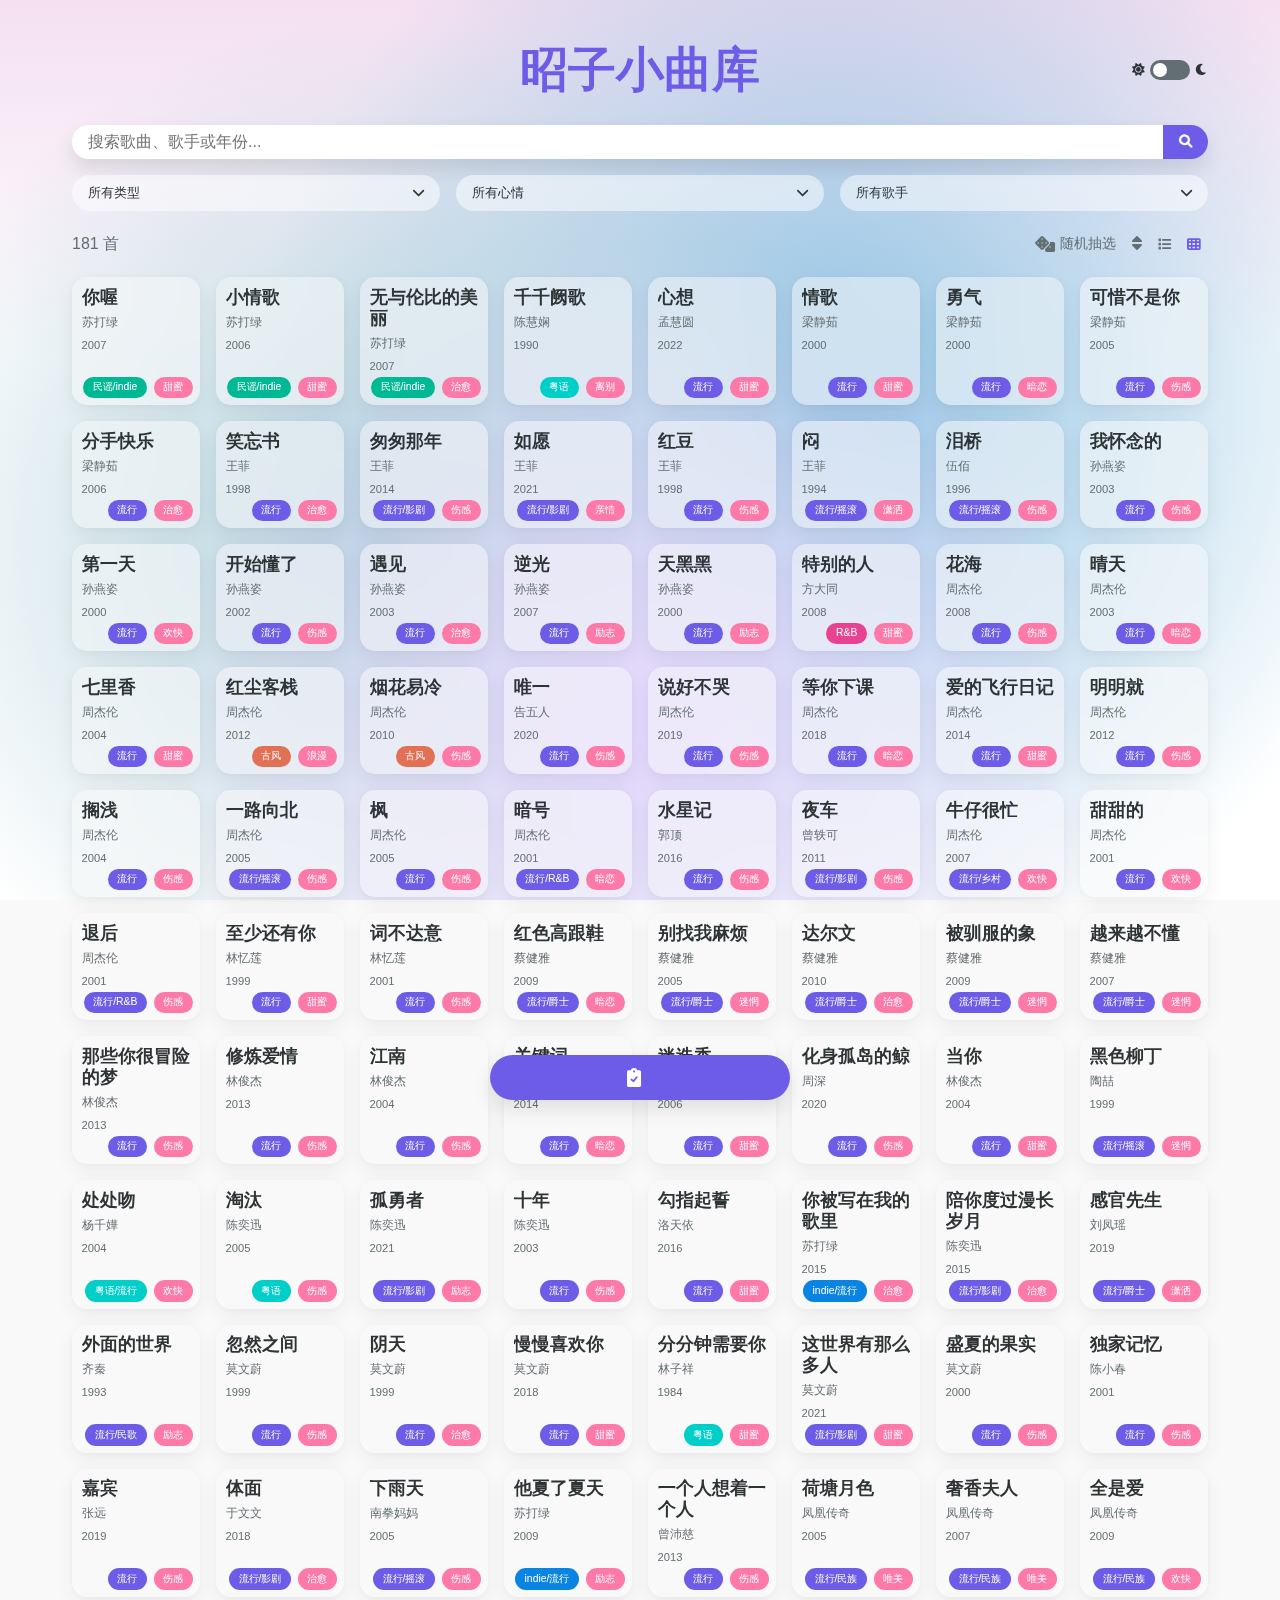
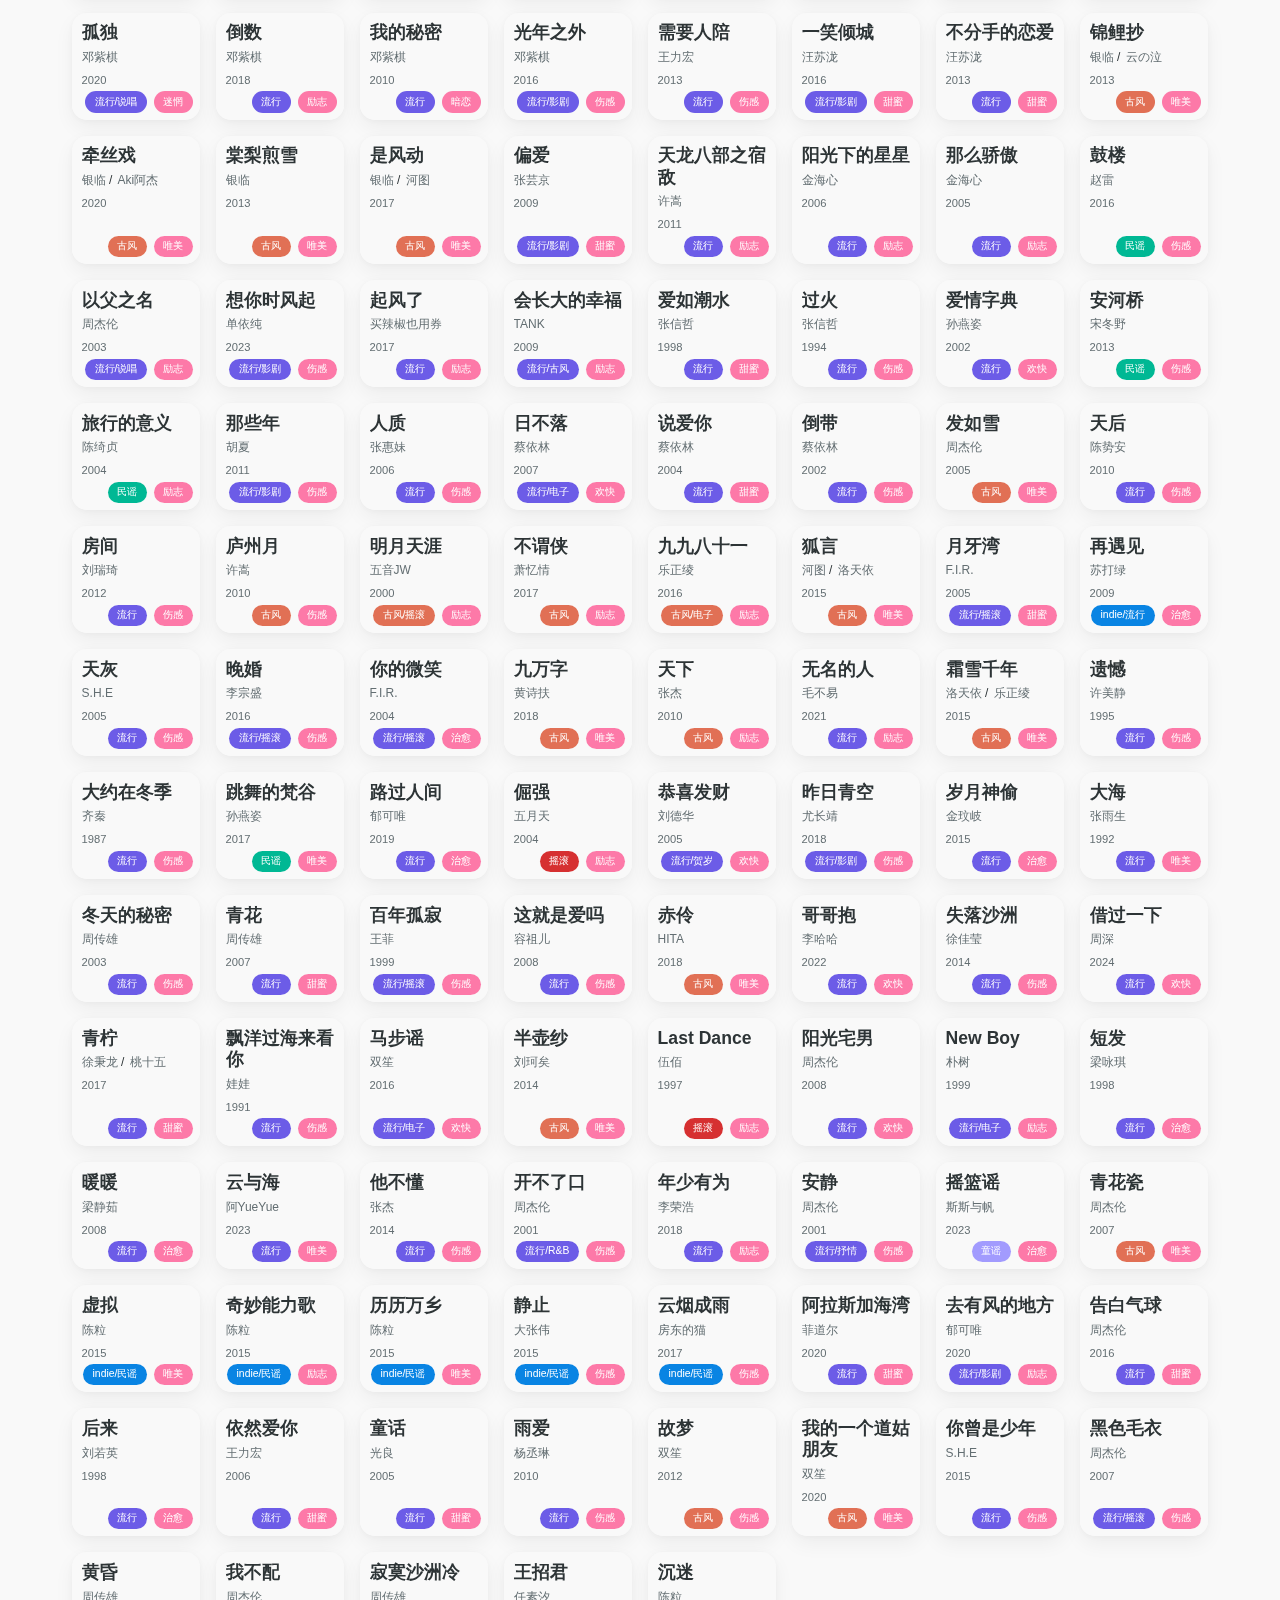
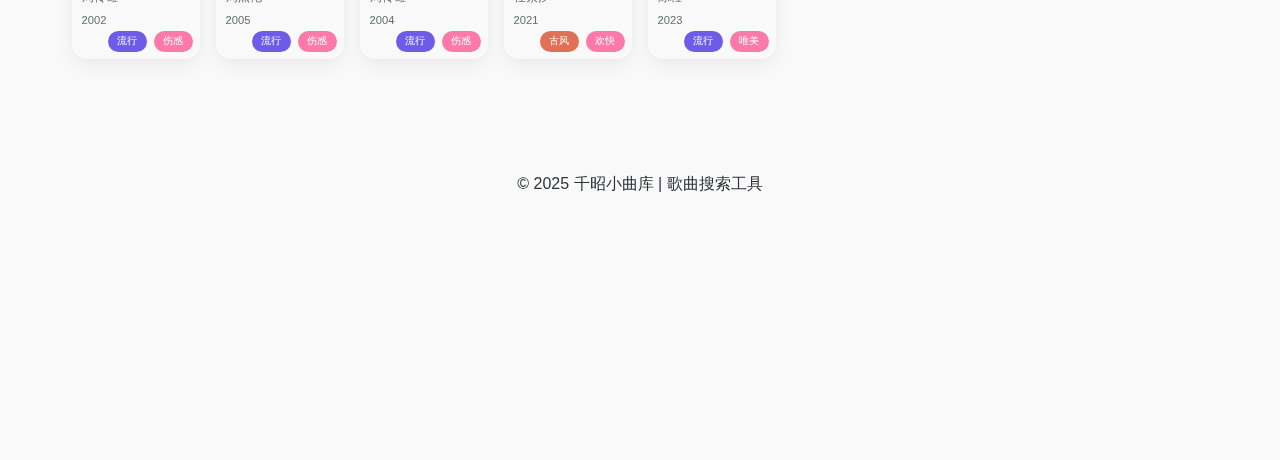
<file: index.html>
<!DOCTYPE html>
<html lang="zh">
<head>
    <meta charset="UTF-8">
    <meta name="viewport" content="width=device-width, initial-scale=1.0">
    <title>昭子小曲库</title>
    <link rel="stylesheet" href="styles.css">
    <link rel="stylesheet" href="https://cdnjs.cloudflare.com/ajax/libs/font-awesome/6.0.0-beta3/css/all.min.css">
</head>
<body>
    <div class="container">
        <header>
            <h1>昭子小曲库</h1>
            <div class="theme-switch-container">
                <i class="fas fa-sun theme-icon"></i>
                <label class="theme-switch">
                    <input type="checkbox" id="themeToggle">
                    <span class="slider"></span>
                </label>
                <i class="fas fa-moon theme-icon"></i>
            </div>
        </header>
        
        <div class="search-container">
            <div class="search-box">
                <input type="text" id="searchInput" placeholder="搜索歌曲、歌手或年份...">
                <button id="searchButton"><i class="fas fa-search"></i></button>
            </div>
            
            <div class="filter-options">
                <select id="filterType">
                    <option value="all">所有类型</option>
                    <!-- Will be populated by JavaScript -->
                </select>
                <select id="filterMood">
                    <option value="all">所有心情</option>
                    <!-- Will be populated by JavaScript -->
                </select>
                <select id="filterArtist">
                    <option value="all">所有歌手</option>
                    <!-- Will be populated by JavaScript -->
                </select>
            </div>
        </div>
        
        <div class="results-info">
            <div class="results-count-container">
                <p id="resultsCount">显示全部歌曲</p>
                <button id="clearFilters" class="clear-filters-btn hidden">
                    <i class="fas fa-times-circle"></i> 清除筛选
                </button>
            </div>
            <div class="view-controls">
                <div class="view-toggle">
                    <button id="randomButton" class="random-button" title="随机抽选一首">
                        <i class="fas fa-dice"></i>
                        <span>随机抽选</span>
                    </button>
                    <button id="sortButton" class="sort-button">
                        <i class="fas fa-sort"></i>
                    </button>
                    <button id="listView" class="active"><i class="fas fa-list"></i></button>
                    <button id="gridView"><i class="fas fa-th"></i></button>
                </div>
                <!-- 原主题切换组件已移除 -->
            </div>
        </div>
        
        <div id="randomSongContainer" class="random-song-container hidden">
            <!-- Random song will be displayed here -->
        </div>
        
        <div id="songContainer" class="list-view">
            <!-- Songs will be displayed here -->
        </div>
        
        <div id="noResults" class="hidden">
            <i class="fas fa-music"></i>
            <p>没有找到符合条件的歌曲</p>
        </div>
    </div>

    <!-- Add sort popup container -->
    <div id="sortPopup" class="sort-popup">
        <div class="sort-popup-header">排序方式</div>
        <div class="sort-popup-options">
            <div class="sort-popup-option" data-sort="default">
                <i class="fas fa-sort"></i>
                <span>默认顺序</span>
            </div>
            <div class="sort-popup-option" data-sort="title-asc">
                <i class="fas fa-sort-alpha-down"></i>
                <span>歌名 (A-Z)</span>
            </div>
            <div class="sort-popup-option" data-sort="title-desc">
                <i class="fas fa-sort-alpha-down-alt"></i>
                <span>歌名 (Z-A)</span>
            </div>
            <div class="sort-popup-option" data-sort="artist-asc">
                <i class="fas fa-sort-alpha-down"></i>
                <span>歌手 (A-Z)</span>
            </div>
            <div class="sort-popup-option" data-sort="artist-desc">
                <i class="fas fa-sort-alpha-down-alt"></i>
                <span>歌手 (Z-A)</span>
            </div>
            <div class="sort-popup-option" data-sort="year-desc">
                <i class="fas fa-sort-numeric-down-alt"></i>
                <span>年份 (最新)</span>
            </div>
            <div class="sort-popup-option" data-sort="year-asc">
                <i class="fas fa-sort-numeric-down"></i>
                <span>年份 (最早)</span>
            </div>
        </div>
    </div>

    <!-- Add notification container -->
    <div id="copyNotification" class="copy-notification">
        <i class="fas fa-clipboard-check"></i>
        <span id="copiedTextDisplay"></span>
    </div>

    <footer>
        <p>© 2025 千昭小曲库 | 歌曲搜索工具</p>
    </footer>
    
    <script src="script.js"></script>
</body>
</html>
</file>
<file: styles.css>
:root {
    /* Light theme (default) */
    --primary-color: #6c5ce7;
    --secondary-color: #a29bfe;
    --text-color: #2d3436;
    --light-text: #636e72;
    --background-color: #f9f9f9;
    --card-bg: #ffffff;
    --card-bg-menu: #f9f9f900;
    --accent-color: #fd79a8;
    --shadow: 0 10px 20px rgba(0, 0, 0, 0.1);
    --shadow-color: -5px -5px 15px 0px #f2b5d422, 5px 5px 15px 0px #7bdef222;
    --transition: all 0.3s ease;
    --primary-color-rgb: 108, 92, 231;
    --background: 
        linear-gradient(135deg, rgba(108, 92, 231, 0.2) 0%, rgba(253, 121, 168, 0.2) 100%),
        radial-gradient(circle at top left, rgba(162, 155, 254, 0.25) 0%, transparent 70%),
        radial-gradient(circle at bottom right, rgba(253, 121, 168, 0.25) 0%, transparent 70%),
        var(--background-color);
    --background-spring: 
        radial-gradient(circle at 50% 80%, #e6d8fd 0%, transparent 50%),
        radial-gradient(circle at 30% 60%, #afcfdb 0%, transparent 50%),
        radial-gradient(circle at 65% 45%, #65acd8bd 0%, transparent 60%),
        linear-gradient(0deg, #ffffff 60%, #f2d5eeb4 100%),
        var(--background-color);
}

/* Dark theme */
[data-theme="dark"] {
    --primary-color: #9f94ff;
    --secondary-color: #b4aeff;
    --text-color: #f1f1f1;
    --light-text: #b3b3b3;
    --background-color: #1a1a2e;
    --card-bg: #252541;
    --card-bg-menu: #1a1a2eb3;
    --accent-color: #ff79ac;
    --shadow: 0 10px 20px rgba(0, 0, 0, 0.3);
    --primary-color-rgb: 159, 148, 255;
    --background: 
        linear-gradient(135deg, rgba(159, 148, 255, 0.3) 0%, rgba(255, 121, 172, 0.25) 100%),
        radial-gradient(circle at top right, rgba(180, 174, 255, 0.35) 0%, transparent 80%),
        radial-gradient(circle at bottom left, rgba(255, 121, 172, 0.3) 0%, transparent 80%),
        var(--background-color);
    --background-spring: 
        radial-gradient(circle at 50% 80%, #9e7ca294 0%, transparent 60%),
        radial-gradient(circle at 30% 60%, #515ad874 0%, transparent 50%),
        radial-gradient(circle at 60% 50%, #a6597db4 0%, transparent 70%),
        linear-gradient(0deg, #412242 30%, #5a527c 100%),
        var(--background-color);
}

/* Apply dark theme automatically if system preference is dark */
@media (prefers-color-scheme: dark) {
    :root:not([data-theme="light"]) {
        --primary-color: #9f94ff;
        --secondary-color: #b4aeff;
        --text-color: #f1f1f1;
        --light-text: #b3b3b3;
        --background-color: #1a1a2e;
        --card-bg: #252541;
        --accent-color: #ff79ac;
        --shadow: 0 10px 20px rgba(0, 0, 0, 0.3);
    }
}

* {
    margin: 0;
    padding: 0;
    box-sizing: border-box;
}

body {
    font-family: 'Segoe UI', Tahoma, Geneva, Verdana, sans-serif;
    color: var(--text-color);
    line-height: 1.6;
    transition: background-color 0.3s ease, color 0.3s ease;
    background: var(--background-color);
    background-attachment: fixed;
    background-size: cover; /* 改用 cover 而不是 100vw 100vh */
    background-repeat: no-repeat; /* 防止背景重复 */
    min-height: 100lvh; /* 确保至少占满整个视口高度 */
}

body::before {
    content: "";
    position: fixed;
    top: 0;
    left: 0;
    right: 0;
    bottom: 0; /* 使用 bottom 代替 height 以確保完全覆蓋 */
    width: 100%;
    height: 100%;
    z-index: -1;
    transition: background-color 0.3s ease, color 0.3s ease;
    background: var(--background-spring);
    background-size: cover; /* 使用 cover 而不是 100% 100% */
}

/* Dark theme background */
[data-theme="dark"] body {
    transition: background-color 0.3s ease, color 0.3s ease;
}

[data-theme="dark"] body::before {
    transition: background-color 0.3s ease, color 0.3s ease;
    background: var(--background-spring);
    background-size: cover; /* 使用 cover 而不是 100% 100% */
}

.container {
    max-width: 1200px;
    margin: 0 auto;
    padding: 2rem;
}

header {
    display: flex;
    justify-content: center; /* 改为居中对齐 */
    position: relative; /* 添加相对定位，允许绝对定位子元素 */
    margin-bottom: 1rem;
    animation: fadeIn 1s ease-out;
}

.header-content {
    text-align: left; /* 改为左对齐 */
}

header h1 {
    font-size: 3rem;
    color: var(--primary-color);
    margin-bottom: 0rem;
    font-weight: 700;
    text-align: center; /* 标题文本居中 */
}

header p {
    color: var(--light-text);
    font-size: 1.2rem;
}

.search-container {
    margin-bottom: 1rem;
}

.search-box {
    position: relative;
    display: flex;
    margin-bottom: 1rem;
    box-shadow: var(--shadow);
    border-radius: 50px;
    overflow: hidden;
}

.search-box input {
    flex: 1;
    padding: .5rem 1rem;
    border: none;
    outline: none;
    font-size: 1rem;
}

.search-box button {
    background-color: var(--primary-color);
    color: white;
    border: none;
    padding: 0 1rem;
    cursor: pointer;
    transition: var(--transition);
}

.search-box button:hover {
    background-color: var(--secondary-color);
}

.filter-options {
    display: flex;
    gap: 1rem;
    flex-wrap: wrap;
    font-size: 0.8rem;
}

.filter-options select {
    padding: 0.5rem .5rem;
    border: 0px solid #ddd;
    border-radius: 25px;
    outline: none;
    cursor: pointer;
    flex: 1;
    min-width: 100px;
    transition: var(--transition);
    background-color: rgba(255, 255, 255, 0.5);

    /* Add styling for custom dropdown arrow */
    padding-right: 30px; /* Increase right padding to make room for arrow */
    appearance: none; /* Remove default arrow */
    -webkit-appearance: none; /* For Safari */
    -moz-appearance: none; /* For Firefox */
    background-image: url("data:image/svg+xml;charset=UTF-8,%3csvg xmlns='http://www.w3.org/2000/svg' viewBox='0 0 24 24' fill='none' stroke='%23636e72' stroke-width='2' stroke-linecap='round' stroke-linejoin='round'%3e%3cpolyline points='6 9 12 15 18 9'%3e%3c/polyline%3e%3c/svg%3e");
    background-repeat: no-repeat;
    background-position: right 10px center; /* Position arrow 10px from right edge */
    background-size: 14px; /* Size of the arrow */
}

/* Add highlight for the sort dropdown when active */
#sortOptions {
    background-color: var(--background-color);
}

#sortOptions option[value="default"] {
    font-weight: normal;
}

/* Add special styling for the currently active sort option */
.sort-active {
    background-color: var(--primary-color);
    color: white;
}

/* Fix dropdown arrow appearance in different theme */
[data-theme="dark"] .filter-options select {
    background-color: var(--card-bg-menu);
    color: var(--text-color);
    border-color: var(--light-text);
    background-image: url("data:image/svg+xml;charset=UTF-8,%3csvg xmlns='http://www.w3.org/2000/svg' viewBox='0 0 24 24' fill='none' stroke='%23b3b3b3' stroke-width='2' stroke-linecap='round' stroke-linejoin='round'%3e%3cpolyline points='6 9 12 15 18 9'%3e%3c/polyline%3e%3c/svg%3e");
}

.results-info {
    display: flex;
    justify-content: space-between;
    align-items: center;
    margin-bottom: 1rem;
    color: var(--light-text);
}

.results-count-container {
    display: flex;
    align-items: center;
    gap: 0.8rem;
}

.clear-filters-btn {
    background-color: var(--accent-color);
    color: white;
    border: none;
    border-radius: 15px;
    padding: 0.3rem 0.8rem;
    font-size: 0.8rem;
    cursor: pointer;
    display: flex;
    align-items: center;
    gap: 0.4rem;
    transition: var(--transition);
}

.clear-filters-btn:hover {
    background-color: var(--primary-color);
    transform: scale(1.05);
}

.clear-filters-btn i {
    font-size: 0.7rem;
}

/* Added to group view toggle and theme switch together */
.view-controls {
    display: flex;
    align-items: center;
    gap: 1.5rem;
}

.view-toggle {
    display: flex;
}

.view-toggle button {
    background: none;
    border: none;
    cursor: pointer;
    padding: 0.5rem;
    color: var(--light-text);
    transition: var(--transition);
}

.view-toggle button.active {
    color: var(--primary-color);
}

/* Grid view */
.grid-view {
    display: grid;
    grid-template-columns: repeat(auto-fill, minmax(120px, 1fr));
    gap: 1rem;
    margin-bottom: 2rem;
}

.song-card {
    background-color: rgba(249, 249, 249, 0.5); /* Light theme semi-transparent background - closer to background color */
    backdrop-filter: blur(40px);
    -webkit-backdrop-filter: none;
    border-radius: 15px;
    overflow: hidden;
    box-shadow: 0 8px 20px rgba(0, 0, 0, 0.05), 0 1px 8px rgba(0, 0, 0, 0.04);
    transition: var(--transition);
    position: relative;
    cursor: pointer;
    border: 0px solid rgba(255, 255, 255, 0.1);
    display: flex;
    flex-direction: column;
}

.song-card:hover {
    transform: translateY(-5px);
    box-shadow: 0 15px 30px rgba(0, 0, 0, 0.08), 0 5px 15px rgba(0, 0, 0, 0.06);
    background-color: rgba(249, 249, 249, 0.8); /* Slightly less transparent on hover */
}

/* Dark theme card styles */
[data-theme="dark"] .song-card {
    background-color: rgba(26, 26, 46, 0.5); /* Dark theme semi-transparent background - closer to background color */
    box-shadow: 0 8px 20px rgba(0, 0, 0, 0.14), 0 1px 8px rgba(0, 0, 0, 0.1);
    border: 0px solid rgba(255, 255, 255, 0.05);
}

[data-theme="dark"] .song-card:hover {
    background-color: rgba(26, 26, 46, 0.7); /* Slightly less transparent on hover */
    box-shadow: 0 15px 30px rgba(0, 0, 0, 0.2), 0 5px 15px rgba(0, 0, 0, 0.12);
}

/* Grid-specific card styles */
.grid-view .song-card {
    display: flex;
    flex-direction: column;
    position: relative; /* Ensure relative positioning for absolute children */
    padding-bottom: 20px; /* Space for the tags */
}

.grid-view .card-image {
    height: 0px; /* Reduced from 60px to 10px */
    /* Remove display flex, align-items, justify-content since we won't have an icon */
}

.grid-view .card-content {
    padding: 0.6rem;
    flex: 1;
}

.grid-view .song-title {
    font-size: 0.9rem;
    margin-bottom: 0.3rem;
    /* Cross-browser text truncation */
    display: -webkit-box;
    line-clamp: 2;
    -webkit-line-clamp: 2;
    -webkit-box-orient: vertical;
    overflow: hidden;
    text-overflow: ellipsis;
    line-height: 1.2;
    max-height: 2.4em; /* fallback for non-webkit browsers */
}

.grid-view .song-artist {
    font-size: 0.75rem;
    margin-bottom: 0.3rem;
    white-space: nowrap;
    overflow: hidden;
    text-overflow: ellipsis;
}

.grid-view .song-details {
    font-size: 0.7rem;
}

/* Simplified badge styling for grid view */
.grid-view .song-card .song-genre,
.grid-view .song-card .song-mood.grid-badge {
    position: absolute;
    right: 7px;
    color: white;
    padding: 0.15rem 0.6rem;
    border-radius: 20px;
    font-size: 0.65rem;
    white-space: nowrap;
    overflow: hidden;
    text-overflow: ellipsis;
    z-index: 5;
}

/* Position genre tag at bottom right */
.grid-view .song-card .song-genre {
    right: 53px;
    bottom: 7px;
    max-width: 80%;
}

/* Position mood tag above genre tag */
.grid-view .song-card .song-mood.grid-badge {
    bottom: 7px; /* Position above genre tag */
    background-color: var(--accent-color);
    max-width: 80%;
}

/* Hide the mood in the details section since we show it as a badge */
.grid-view .song-details .song-mood {
    display: none;
}

/* Mobile responsiveness - simplified */
@media (max-width: 480px) {
    .grid-view .song-card {
        padding-bottom: 20px; /* Slightly less padding on mobile */
    }
    
    .grid-view .song-card .song-genre,
    .grid-view .song-card .song-mood.grid-badge {
        font-size: 0.55rem;
        padding: 0.1rem 0.3rem;
        right: 4px;
        max-width: 75%;
    }
    
    .grid-view .song-card .song-genre {
        bottom: 4px;
    }
    
    .grid-view .song-card .song-mood.grid-badge {
        bottom: 25px; /* Less space on mobile */
    }
}

/* Common card elements */
.song-card .card-image {
    background-color: transparent; /* Changed from var(--secondary-color) */
    display: flex;
    align-items: center;
    justify-content: center;
    color: var(--text-color); /* Default color */
}

.song-card .card-image i {
    font-size: 2.2rem; /* Make the music icon larger */
    transition: var(--transition);
}

/* Remove genre-specific styles */
.song-card .song-genre {
    color: white;
    padding: 0.2rem 0.8rem;
    border-radius: 20px;
    font-size: 0.7rem;
    position: absolute;
    bottom: 10px; /* Position at bottom */
    right: 10px; /* Position at right */
    z-index: 5; /* Ensure it appears above other elements */
    max-width: 90%; /* Prevent from being too wide */
    white-space: nowrap;
    overflow: hidden;
    text-overflow: ellipsis;
}

/* Add more styling for song genre and mood badges in grid view */
.song-card .song-genre,
.song-card .song-mood.grid-badge {
    color: white;
    padding: 0.15rem 0.6rem; /* Reduced padding */
    border-radius: 20px;
    font-size: 0.65rem; /* Smaller font */
    position: absolute;
    white-space: nowrap;
    overflow: hidden;
    text-overflow: ellipsis;
    z-index: 5; /* Ensure it appears above other elements */
    max-width: 75%; /* Increase max width since they're stacked */
    right: 7px; /* Both aligned to the right */
}

/* Position the genre badge at bottom right */
.song-card .song-genre {
    bottom: 7px;
}

/* Position the mood badge above the genre badge, also aligned right */
.song-card .song-mood.grid-badge {
    bottom: 32px; /* Position above the genre badge with spacing */
    background-color: var(--accent-color);
}

/* Keeping the existing mood styling for other views */
.song-mood {
    margin-left: 8px;
    color: var(--accent-color);
    font-size: 0.8rem;
}

.grid-view .song-details .song-mood {
    display: none; /* Hide mood from song details since we're showing it as a badge */
}

/* List view styling updates */
.list-view .song-meta-bottom .song-mood {
    margin-left: 8px;
    font-weight: 500;
}

/* Hide the grid-style badge in list view */
.list-view .song-mood.grid-badge {
    display: none;
}

/* Mobile responsiveness for grid badges */
@media (max-width: 480px) {
    .song-card .song-genre,
    .song-card .song-mood.grid-badge {
        font-size: 0.55rem; /* Even smaller on mobile */
        padding: 0.1rem 0.3rem;
        max-width: 70%;
        right: 4px; /* Both aligned to the right */
    }
    
    .song-card .song-genre {
        bottom: 4px;
    }
    
    .song-card .song-mood.grid-badge {
        bottom: 25px; /* Less space on mobile screens */
    }
}

/* List view - restore original styles */
.list-view {
    display: flex;
    flex-direction: column;
    gap: .7rem;
}

.list-view .song-card {
    display: flex;
    height: 75px;
    align-items: center;
    flex-direction: row; /* Ensure horizontal layout */
}

.list-view .card-image {
    width: 75px;
    height: 75px;
    flex-shrink: 0;
    font-size: 2rem; /* Restore original size for list view */
    opacity: 0.7;
}

.list-view .card-content {
    display: flex;
    flex-direction: column;
    justify-content: center;
    flex-grow: 1;
    padding: 0.6rem 1.2rem;
    gap: 0.3rem;
}

.list-view .song-title {
    margin-bottom: 0;
    font-size: 1rem;
    white-space: nowrap;
    overflow: hidden;
    text-overflow: ellipsis;
    max-width: 70%;
    height: auto; /* Reset the height constraint */
}

.list-view .song-artist {
    margin-bottom: 0;
    color: var(--light-text);
    font-size: 0.85rem;
    max-width: 70%;
    white-space: nowrap;
    overflow: hidden;
    text-overflow: ellipsis;
}

.list-view .song-genre-container {
    display: inline-block;
    font-size: 0.85rem;
    color: var(--light-text);
}

.list-view .song-genre {
    display: none; /* Hide genre badge in list view */
}

/* Removed lyrics button styling */

.song-card .card-content {
    padding: 0.6rem;
    flex: 1;
}

.song-card .song-title {
    font-size: 1.1rem;
    margin-bottom: 0.3rem;
    /* Cross-browser text truncation */
    display: -webkit-box;
    line-clamp: 2;
    -webkit-line-clamp: 2;
    -webkit-box-orient: vertical;
    overflow: hidden;
    text-overflow: ellipsis;
    line-height: 1.2;
    max-height: 2.4em; /* fallback for non-webkit browsers */
}

.song-card .song-artist {
    font-size: 0.75rem;
    margin-bottom: 0.3rem;
    white-space: nowrap;
    overflow: hidden;
    text-overflow: ellipsis;
}

.song-card .song-artist.artist-clickable {
    cursor: pointer;
    color: var(--light-text); /* Changed from var(--primary-color) to match regular text */
    transition: var(--transition);
    /* Remove underline styling */
    text-decoration: none;
}

.song-card .song-artist.artist-clickable:hover {
    opacity: 0.8;
}

/* Remove duplicate hover style */
.song-card .song-artist.artist-clickable:hover {
    opacity: 0.8;
    /* Remove the underline on hover */
    text-decoration: none;
}

/* Styling for multiple artists */
.song-artist .artist-clickable,
.song-genre .genre-clickable,
.song-genre-container .genre-clickable {
    cursor: pointer;
    color: var(--light-text);
    transition: var(--transition);
    display: inline-block;
}

.song-artist .artist-clickable:hover,
.song-genre .genre-clickable:hover,
.song-genre-container .genre-clickable:hover {
    opacity: 0.8;
    color: var(--primary-color);
}

/* Small spacing for separators */
.song-artist span + span,
.song-genre span + span,
.song-genre-container span + span {
    margin-left: 2px;
}

/* Genre popup specific styles */
.genre-popup {
    z-index: 101; /* Ensure genre popup appears above artist popup */
}

/* Styling for multiple artists */
.song-artist .artist-clickable {
    cursor: pointer;
    color: var(--light-text);
    transition: var(--transition);
    display: inline-block;
}

.song-artist .artist-clickable:hover {
    opacity: 0.8;
}

/* Small spacing for artist separators */
.song-artist span + span {
    margin-left: 2px;
}

.song-card .song-details {
    display: flex;
    justify-content: space-between;
    color: var(--light-text);
    font-size: 0.7rem;
}

/* Popup menu styles */
.artist-popup {
    position: absolute;
    background-color: rgba(249, 249, 249, 0); /* Light theme semi-transparent popup - matches card */
    backdrop-filter: blur(15px);
    -webkit-backdrop-filter: blur(15px);
    border-radius: 8px;
    box-shadow: var(--shadow);
    z-index: 100;
    min-width: 180px;
    max-width: 250px;
    padding: 0;
    overflow: hidden;
    opacity: 0;
    transform: translateY(10px);
    pointer-events: none;
    transition: opacity 0.2s ease, transform 0.2s ease;
}

.artist-popup.show {
    opacity: 1;
    transform: translateY(0);
    pointer-events: auto;
}

.artist-popup-header {
    background-color: var(--primary-color);
    color: white;
    padding: 10px 15px;
    font-weight: 500;
    font-size: 0.9rem;
    text-align: center;
    white-space: nowrap;
    overflow: hidden;
    text-overflow: ellipsis;
}

.artist-popup-options {
    padding: 5px 0;
}

.artist-popup-option {
    padding: 8px 15px;
    cursor: pointer;
    transition: var(--transition);
    display: flex;
    align-items: center;
    gap: 8px;
    font-size: 0.9rem;
}

.artist-popup-option:hover {
    background-color: rgba(0, 0, 0, 0.05);
}

[data-theme="dark"] .artist-popup-option:hover {
    background-color: rgba(255, 255, 255, 0.05);
}

.artist-popup-option i {
    font-size: 0.8rem;
    width: 16px;
    text-align: center;
}

/* Dark theme artist popup */
[data-theme="dark"] .artist-popup {
    background-color: rgba(26, 26, 46, 0); /* Dark theme semi-transparent popup - matches card */
}

/* List view */
.list-view {
    display: flex;
    flex-direction: column;
    gap: .7rem;
}

.list-view .song-card {
    display: flex;
    height: 65px;
    align-items: center;
}

.list-view .card-image {
    width: 75px;
    height: 75px;
    flex-shrink: 0;
}

.list-view .card-content {
    display: flex;
    flex-direction: column;
    justify-content: center;
    flex-grow: 1;
    padding: 0.6rem 1.2rem;
    gap: 0.3rem;
}

.list-view .song-row {
    display: flex;
    justify-content: space-between;
    align-items: center;
    width: 100%;
}

.list-view .song-title {
    margin-bottom: 0;
    font-size: 1rem;
    white-space: nowrap;
    overflow: hidden;
    text-overflow: ellipsis;
    max-width: 70%;
}

.list-view .song-artist {
    margin-bottom: 0;
    color: var (--light-text);
    font-size: 0.85rem;
    max-width: 70%;
    white-space: nowrap;
    overflow: hidden;
    text-overflow: ellipsis;
}

.list-view .song-meta-top,
.list-view .song-meta-bottom {
    display: flex;
    gap: 0.1rem;
    font-size: 0.85rem;
    color: var(--light-text);
    align-items: center;
    justify-content: flex-end;
}

/* Remove the artist dash prefix we previously added */
.list-view .song-artist:before {
    content: "";
    margin-right: 0;
}

.list-view .song-meta {
    display: flex;
    flex-direction: column;
    align-items: flex-end;
    gap: 0.3rem;
}

.list-view .song-meta span {
    font-size: 0.9rem;
    color: var (--light-text);
}

.hidden {
    display: none;
}

#noResults {
    text-align: center;
    padding: 3rem;
    color: var(--light-text);
}

#noResults i {
    font-size: 4rem;
    margin-bottom: 1rem;
    opacity: 0.5;
}

footer {
    text-align: center;
    padding: 2rem;
    color: var (--light-text);
    margin-top: 1rem;
}

/* Animations */
@keyframes fadeIn {
    from { opacity: 0; transform: translateY(20px); }
    to { opacity: 1; transform: translateY(0); }
}

.song-card {
    animation: fadeIn 0.5s ease-out forwards;
}

/* Copy notification styles */
.copy-notification {
    position: fixed;
    bottom: -200px;
    left: 50%;
    transform: translateX(-50%);
    background-color: var(--primary-color);
    color: white;
    padding: 0.8rem 1.5rem;
    border-radius: 50px;
    box-shadow: var(--shadow);
    display: flex;
    align-items: center;
    justify-content: center; /* 水平置中內容 */
    gap: 0.8rem;
    transition: bottom 0.5s ease;
    z-index: 1000;
    max-width: 90%;
    min-width: 300px;
    width: auto;
    text-align: center; /* 文字置中對齊 */
}

.copy-notification i {
    font-size: 1.2rem;
    flex-shrink: 0; /* 防止圖標被壓縮 */
}

.copy-notification span {
    white-space: nowrap; /* 確保文字不換行 */
    overflow: hidden; /* 超出部分隱藏 */
    text-overflow: ellipsis; /* 顯示省略號 */
    text-align: center; /* 確保文字置中顯示 */
}

.copy-notification.show {
    bottom: 30px;
}

/* Updated theme switch styles for the new position */
.theme-switch-container {
    display: flex;
    align-items: center;
    gap: 0.3rem; /* 减小间距 */
    position: absolute; /* 绝对定位 */
    right: 0; /* 靠右 */
    top: 50%; /* 垂直居中 */
    transform: translateY(-50%); /* 垂直居中微调 */
}

.theme-switch {
    position: relative;
    width: 40px; /* 减小宽度 */
    height: 20px; /* 减小高度 */
}

.theme-switch input {
    opacity: 0;
    width: 0;
    height: 0;
}

.slider {
    position: absolute;
    cursor: pointer;
    top: 0;
    left: 0;
    right: 0;
    bottom: 0;
    background-color: var(--light-text);
    transition: var(--transition);
    border-radius: 20px; /* 调整为匹配高度 */
}

.slider:before {
    position: absolute;
    content: "";
    height: 14px; /* 减小滑块高度 */
    width: 14px; /* 减小滑块宽度 */
    left: 3px; /* 调整左侧位置 */
    bottom: 3px; /* 调整底部位置 */
    background-color: var(--card-bg);
    transition: var(--transition);
    border-radius: 50%;
}

input:checked + .slider {
    background-color: var(--primary-color);
}

input:checked + .slider:before {
    transform: translateX(18px); /* 调整移动距离 */
}

.theme-icon {
    color: var(--text-color);
    font-size: 0.8rem; /* 减小图标尺寸 */
}

/* Sort button styles */
.sort-button {
    background: none;
    border: none;
    cursor: pointer;
    padding: 0.5rem;
    color: var(--light-text);
    transition: var(--transition);
    font-size: 1rem;
}

.sort-button:hover,
.sort-button.active {
    color: var(--primary-color);
}

/* Sort popup styles */
.sort-popup {
    position: absolute;
    background-color: var(--card-bg-menu);
    backdrop-filter: blur(20px);
    -webkit-backdrop-filter: blur(20px);
    border-radius: 8px;
    box-shadow: var (--shadow);
    z-index: 100;
    min-width: 200px;
    padding: 0;
    overflow: hidden;
    opacity: 0;
    transform: translateY(10px);
    pointer-events: none;
    transition: opacity 0.2s ease, transform 0.2s ease;
}

.sort-popup.show {
    opacity: 1;
    transform: translateY(0);
    pointer-events: auto;
}

.sort-popup-header {
    background-color: var(--primary-color);
    color: white;
    padding: 10px 15px;
    font-weight: 500;
    font-size: 0.9rem;
    text-align: center;
}

.sort-popup-options {
    padding: 5px 0;
}

.sort-popup-option {
    padding: 8px 15px;
    cursor: pointer;
    transition: var (--transition);
    display: flex;
    align-items: center;
    gap: 8px;
    font-size: 0.9rem;
}

.sort-popup-option:hover {
    background-color: rgba(0, 0, 0, 0.05);
}

.sort-popup-option.active {
    background-color: rgba(var(--primary-color-rgb), 0.1);
    color: var(--primary-color);
    font-weight: 500;
}

.sort-popup-option i {
    width: 16px;
    text-align: center;
}

/* Dark theme sort popup */
[data-theme="dark"] .sort-popup {
    background-color: var(--card-bg-menu);
}

[data-theme="dark"] .sort-popup-option:hover {
    background-color: rgba(255, 255, 255, 0.05);
}

[data-theme="dark"] .sort-popup-option.active {
    background-color: rgba(var(--primary-color-rgb), 0.2);
}

/* Multi-select styling */
.multi-select-container {
    position: relative;
    flex: 1;
    min-width: 100px;
}

.multi-select-header {
    display: flex;
    justify-content: space-between;
    align-items: center;
    padding: 0.5rem 1rem;
    border-radius: 25px;
    cursor: pointer;
    background-color: rgba(255, 255, 255, 0.5);
    transition: var(--transition);
}

[data-theme="dark"] .multi-select-header {
    background-color: rgba(26, 26, 46, .7);
    color: var(--text-color);
}

.multi-select-header span {
    white-space: nowrap;
    overflow: hidden;
    text-overflow: ellipsis;
}

.multi-select-dropdown {
    position: absolute;
    top: 100%;
    left: 0;
    right: 0;
    margin-top: 5px;
    background-color: var(--card-bg-menu);
    backdrop-filter: blur(30px);
    -webkit-backdrop-filter: blur(30px);
    border-radius: 20px;
    box-shadow: 0px 0px 40px rgba(0, 0, 0, 0.3);
    max-height: 0;
    overflow-y: auto;
    opacity: 0;
    pointer-events: none;
    transition: all 0.3s ease;
    z-index: 1000;
}

.multi-select-dropdown.show {
    max-height: 250px;
    max-height: 70vh;
    opacity: 1;
    pointer-events: auto;
}

.multi-select-option {
    font-size: 1.1rem;
    padding: 8px 15px;
    cursor: pointer;
    display: flex;
    justify-content: space-between;
    align-items: center;
    transition: var(--transition);
}

.multi-select-option:hover {
    background-color: rgba(0, 0, 0, 0.05);
}

[data-theme="dark"] .multi-select-option:hover {
    background-color: rgba(255, 255, 255, 0.05);
}

.multi-select-option.selected {
    background-color: rgba(var(--primary-color-rgb), 0.1);
}

[data-theme="dark"] .multi-select-option.selected {
    background-color: rgba(var(--primary-color-rgb), 0.2);
}

.multi-select-option i {
    display: none;
}

.multi-select-option.selected i {
    display: block;
    color: var(--primary-color);
}

.multi-select-search {
    font-size: 1.1rem;
    width: 100%;
    padding: 8px 15px;
    border: none;
    border-bottom: 1px solid rgba(0, 0, 0, 0.1);
    outline: none;
    background-color: var(--card-bg-menu);
}

[data-theme="dark"] .multi-select-search {
    color: var(--text-color);
    border-bottom: 1px solid rgba(255, 255, 255, 0.1);
}

/* Mobile responsive adjustments for multi-select */
@media (max-width: 768px) {
    .multi-select-dropdown {
        position: fixed;
        bottom: 0;
        left: 0;
        right: 0;
        top: auto;
        width: 100%;
        margin: 0;
        border-radius: 20px 20px 0 0;
        z-index: 1001;
    }
    
    .multi-select-dropdown.show {
        max-height: 60vh;
    }
    
    /* Style for when keyboard is visible */
    .multi-select-dropdown.keyboard-visible {
        border-radius: 20px;
        box-shadow: 0px -5px 25px rgba(0, 0, 0, 0.2);
    }
}

/* Responsive design */
@media (max-width: 768px) {
    .container {
        padding: 1rem;
    }
    
    header {
        /* 在小屏幕上保持左右结构 */
        justify-content: center;
    }
    
    header h1 {
        font-size: 2.5rem;
    }
    
    .theme-switch-container {
        /* 调整小屏幕上的主题切换组件位置 */
        position: absolute;
        right: 0;
    }
    
    .grid-view {
        grid-template-columns: repeat(auto-fill, minmax(100px, 1fr));
        gap: 0.8rem;
    }
    
    .list-view .card-content {
        flex-direction: column;
        align-items: flex-start;
        padding: 1rem;
    }
    
    .list-view .song-info,
    .list-view .song-meta {
        width: 100%;
    }
    
    .list-view .song-meta {
        margin-top: 0.5rem;
    }

    body {
        /* 在移动设备上使用替代方案，避免iOS的问题 */
        background-attachment: scroll; /* 某些移动设备不支持fixed */
        /* 创建一个包含背景的伪元素 */
        position: relative;
    }

}

/* 添加橫向螢幕特定樣式 */
@media (max-width: 768px) and (orientation: landscape) {
    body::before {
        /* 重新確認在橫向模式下背景完全覆蓋 */
        height: 100lvh;
        width: 100vw;
    }
}

@media (max-width: 480px) {
    header h1 {
        font-size: 1.8rem; /* 更小的屏幕上减小标题大小 */
        padding-right: 25px; /* 确保标题不会被主题开关覆盖 */
    }
    
    .grid-view {
        grid-template-columns: repeat(4, 1fr);
        gap: 0.5rem;
    }
    
    .grid-view .song-card .card-image {
        height: 5px; /* Even smaller on mobile */
    }
    
    .grid-view .song-card .card-content {
        padding: 0.4rem;
    }
    
    .grid-view .song-card .song-title {
        font-size: 1rem;
        margin-bottom: 0.2rem;
    }
    
    .grid-view .song-card .song-artist {
        font-size: 0.7rem;
        margin-bottom: 0.2rem;
    }
    
    .grid-view .song-card .song-details {
        font-size: 0.65rem;
    }
    
    .grid-view .song-card .song-genre {
        font-size: 0.55rem; /* Even smaller on mobile */
        padding: 0.1rem 0.3rem;
        max-width: 40%;
    }
    
    .grid-view .song-card .song-genre {
        bottom: 7px;
        right: 38px;
    }
    
    .grid-view .song-card .song-mood.grid-badge {
        font-size: 0.55rem; /* Even smaller on mobile */
        padding: 0.1rem 0.3rem;
        max-width: 40%;
    }
    
    .grid-view .song-card .song-mood.grid-badge {
        bottom: 7px; /* Less space on mobile screens */
        right: 7px;
    }
    
    /* List view mobile adjustments */
    .list-view .song-card {
        height: 60px;
    }
    
    .list-view .card-image {
        width: 70px;
        height: 70px;
    }
    
    .list-view .card-content {
        padding: 0.5rem 0.8rem;
    }
}

@media (max-width: 350px) {
    .grid-view {
        grid-template-columns: repeat(3, 1fr);
    }
}

/* Random button styles */
.random-button {
    background: none;
    border: none;
    cursor: pointer;
    padding: 0.5rem;
    color: var(--light-text);
    transition: var(--transition);
    font-size: 1rem;
    display: flex;
    align-items: center;
    gap: 0.3rem;
}

.random-button span {
    font-size: 0.85rem;
}

.random-button:hover,
.random-button.active {
    color: var(--primary-color);
}

/* Random song container styles */
.random-song-container {
    margin: 1rem auto 1.5rem;  /* 縮減上下邊距 */
    position: relative;
    border-radius: 15px; /* Match the border-radius with the song card */
    overflow: hidden;
    animation: fadeInScale 0.6s cubic-bezier(0.2, 1, 0.3, 1) forwards;
    max-width: 600px;  /* 縮減最大寬度 */
    box-shadow: 0 15px 30px -12px rgba(var(--primary-color-rgb), 0.25);
    /* Add background to prevent corner artifacts */
    background-color: var(--card-bg); 
}

/* Close button for random song */
.random-close-btn {
    background-color: rgba(255, 255, 255, 0.2);
    color: white;
    border: none;
    border-radius: 50%;
    width: 24px;  /* 縮小按鈕 */
    height: 24px;
    display: flex;
    align-items: center;
    justify-content: center;
    cursor: pointer;
    z-index: 10;
    transition: var(--transition);
    /* 移除定位屬性，讓按鈕跟隨 flex 佈局 */
}

.random-close-btn:hover {
    background-color: rgba(255, 255, 255, 0.3);
    transform: scale(1.1);
}

[data-theme="dark"] .random-close-btn {
    background-color: rgba(255, 255, 255, 0.15);
}

[data-theme="dark"] .random-close-btn:hover {
    background-color: rgba(255, 255, 255, 0.25);
}

/* Unified card style for random song */
.random-song-container .song-card {
    background: linear-gradient(135deg, rgba(var(--primary-color-rgb), 0.08) 0%, rgba(var(--accent-color-rgb), 0.12) 100%);
    -webkit-backdrop-filter: blur(20px); /* Ensure -webkit prefix is added */
    backdrop-filter: blur(20px);
    border: none;
    box-shadow: none;
    border-radius: 15px; /* Ensure same radius as container */
    padding: 0;
    height: auto;
    display: block;
    transform: none !important;
    /* Ensure the card itself has background color to prevent artifacts */
    background-color: var(--card-bg);
    /* Prevent corner artifacts */
    overflow: hidden;
    isolation: isolate; /* Create a new stacking context */
}

[data-theme="dark"] .random-song-container .song-card {
    background: linear-gradient(135deg, rgba(var(--primary-color-rgb), 0.2) 0%, rgba(var(--accent-color-rgb), 0.25) 100%);
    /* Add background color to prevent artifacts */
    background-color: var(--card-bg);
}

/* 隨機歌曲頭部區域 */
.random-header {
    background: linear-gradient(90deg, var(--primary-color), var(--accent-color));
    color: white;
    padding: 0.7rem 1.2rem;  /* 縮減內邊距 */
    display: flex;
    justify-content: space-between; /* 確保標題和關閉按鈕分別在兩端 */
    align-items: center;
    /* Ensure no corner artifacts */
    border-radius: 15px 15px 0 0; /* Round top corners only */
    position: relative;
    z-index: 2; /* Ensure it's above other elements */
}

/* 歌曲內容區 */
.random-content {
    display: flex;
    padding: 1rem 1.2rem;  /* 縮減內邊距 */
    gap: 1rem;  /* 縮減元素間距 */
    align-items: center;
    /* Ensure background matches the container */
    background-color: var(--card-bg);
    position: relative;
    z-index: 1;
}

/* 隨機歌曲卡片 - 全新設計 */
.random-song-container {
    margin: 1rem auto 1.5rem;  /* 縮減上下邊距 */
    position: relative;
    border-radius: 15px;
    overflow: hidden;
    animation: fadeInScale 0.6s cubic-bezier(0.2, 1, 0.3, 1) forwards;
    max-width: 600px;  /* 縮減最大寬度 */
    box-shadow: 0 15px 30px -12px rgba(var(--primary-color-rgb), 0.25);
}

@keyframes fadeInScale {
    0% {
        opacity: 0;
        transform: scale(0.98) translateY(-8px);
    }
    100% {
        opacity: 1;
        transform: scale(1) translateY(0);
    }
}

.random-song-container .song-card {
    background: linear-gradient(135deg, rgba(var(--primary-color-rgb), 0.08) 0%, rgba(var(--accent-color-rgb), 0.12) 100%);
    backdrop-filter: blur(20px);
    -webkit-backdrop-filter: blur(20px);
    border: none;
    box-shadow: none;
    border-radius: 15px;
    padding: 0;
    height: auto;
    display: block;
    transform: none;
}

[data-theme="dark"] .random-song-container .song-card {
    background: linear-gradient(135deg, rgba(var(--primary-color-rgb), 0.2) 0%, rgba(var(--accent-color-rgb), 0.25) 100%);
}

/* 隨機歌曲頭部區域 */
.random-header {
    background: linear-gradient(90deg, var(--primary-color), var(--accent-color));
    color: white;
    padding: 0.7rem 1.2rem;  /* 縮減內邊距 */
    display: flex;
    justify-content: space-between; /* 確保標題和關閉按鈕分別在兩端 */
    align-items: center;
}

.random-header-title {
    order: 1; /* 確保標題在左側 */
    display: flex;
    align-items: center;
    gap: 0.5rem;
    font-size: 0.9rem;  /* 減小字體 */
    font-weight: 600;
}

.random-header-title i {
    font-size: 1.1rem;
}

.random-header .random-close-btn {
    order: 2; /* 確保關閉按鈕在右側 */
}

/* 歌曲內容區 */
.random-content {
    display: flex;
    padding: 1rem 1.2rem;  /* 縮減內邊距 */
    gap: 1rem;  /* 縮減元素間距 */
    align-items: center;
}

.random-album-art {
    width: 80px;  /* 縮小專輯封面 */
    height: 80px;
    flex-shrink: 0;
    border-radius: 10px;
    background: linear-gradient(135deg, var(--primary-color) 0%, var(--accent-color) 100%);
    display: flex;
    align-items: center;
    justify-content: center;
    color: white;
    font-size: 2.2rem;  /* 縮小圖標 */
    box-shadow: 0 15px 30px rgba(var(--primary-color-rgb), 0.2);
}

.random-album-art i {
    filter: drop-shadow(0 3px 5px rgba(0,0,0,0.2));
}

.random-song-info {
    flex-grow: 1;
    display: flex;
    flex-direction: column;
    justify-content: center;
    padding-top: 0;  /* 移除額外padding */
}

.random-song-title {
    font-size: 1.3rem;  /* 縮小標題字體 */
    font-weight: 700;
    margin-bottom: 0.3rem;  /* 減少標題下方間距 */
    color: var(--text-color);
    line-height: 1.2;
}

.random-song-artist {
    font-size: 1rem;  /* 縮小藝術家字體 */
    margin-bottom: 0.5rem;  /* 減少下方間距 */
    color: var(--light-text);
    line-height: 1.4;
}

.random-song-meta {
    display: flex;
    flex-wrap: wrap;
    gap: 0.8rem;  /* 縮減標籤間距 */
    font-size: 0.8rem;  /* 縮小元數據字體 */
    color: var(--light-text);
}

.random-song-meta div {
    display: flex;
    align-items: center;
    gap: 0.5rem;
}

.random-song-meta i {
    opacity: 0.7;
}

/* 隨機按鈕區 */
.random-actions {
    display: flex;
    justify-content: flex-end;
    padding: 0 1.2rem 1rem;  /* 縮減內邊距 */
}

/* 移動裝置適配 */
@media (max-width: 768px) {
    .random-content {
        padding: 1rem;
        gap: 1rem;
    }
    
    .random-album-art {
        width: 70px;
        height: 70px;
    }
    
    .random-song-title {
        font-size: 1.2rem;
    }
    
    /* 確保在小螢幕上內容依然水平排列以節省空間 */
    .random-content {
        flex-direction: row;
        align-items: center;
        text-align: left;
    }
    
    .random-song-meta {
        justify-content: flex-start;
    }
}

/* Mobile specific fixes */
@media (max-width: 768px) {
    .random-song-container {
        /* Prevent content from overflowing on mobile */
        overflow: hidden;
        /* Use a solid background color on mobile */
        background-color: var(--card-bg);
    }
    
    /* Ensure smooth animation on mobile */
    @keyframes fadeInScale {
        0% {
            opacity: 0;
            transform: scale(0.98) translateY(-8px);
            border-radius: 15px;
        }
        100% {
            opacity: 1;
            transform: scale(1) translateY(0);
            border-radius: 15px;
        }
    }
    
    /* Add specific fix for iOS devices */
    @supports (-webkit-touch-callout: none) {
        .random-song-container {
            /* Hardware acceleration for iOS */
            -webkit-transform: translateZ(0);
            transform: translateZ(0);
        }
        
        .random-song-container .song-card {
            /* Disable backdrop-filter on iOS to prevent rendering artifacts */
            -webkit-backdrop-filter: none;
            backdrop-filter: none;
            background-color: var(--card-bg);
        }
    }
}

/* Styling for song mood tags */
.song-mood {
    margin-left: 8px;
    color: var(--accent-color);
    font-size: 0.8rem;
}

.grid-view .song-details .song-mood {
    margin-left: 5px;
    font-size: 0.7rem;
}

/* Update this selector to target mood in song-meta-bottom instead of top */
.list-view .song-meta-bottom .song-mood {
    margin-left: 8px;
    font-weight: 500;
}

/* Random song mood styling */
.random-song-mood {
    display: flex;
    align-items: center;
    gap: 0.5rem;
    color: var(--accent-color);
}

.random-song-mood i {
    opacity: 0.8;
}
</file>
